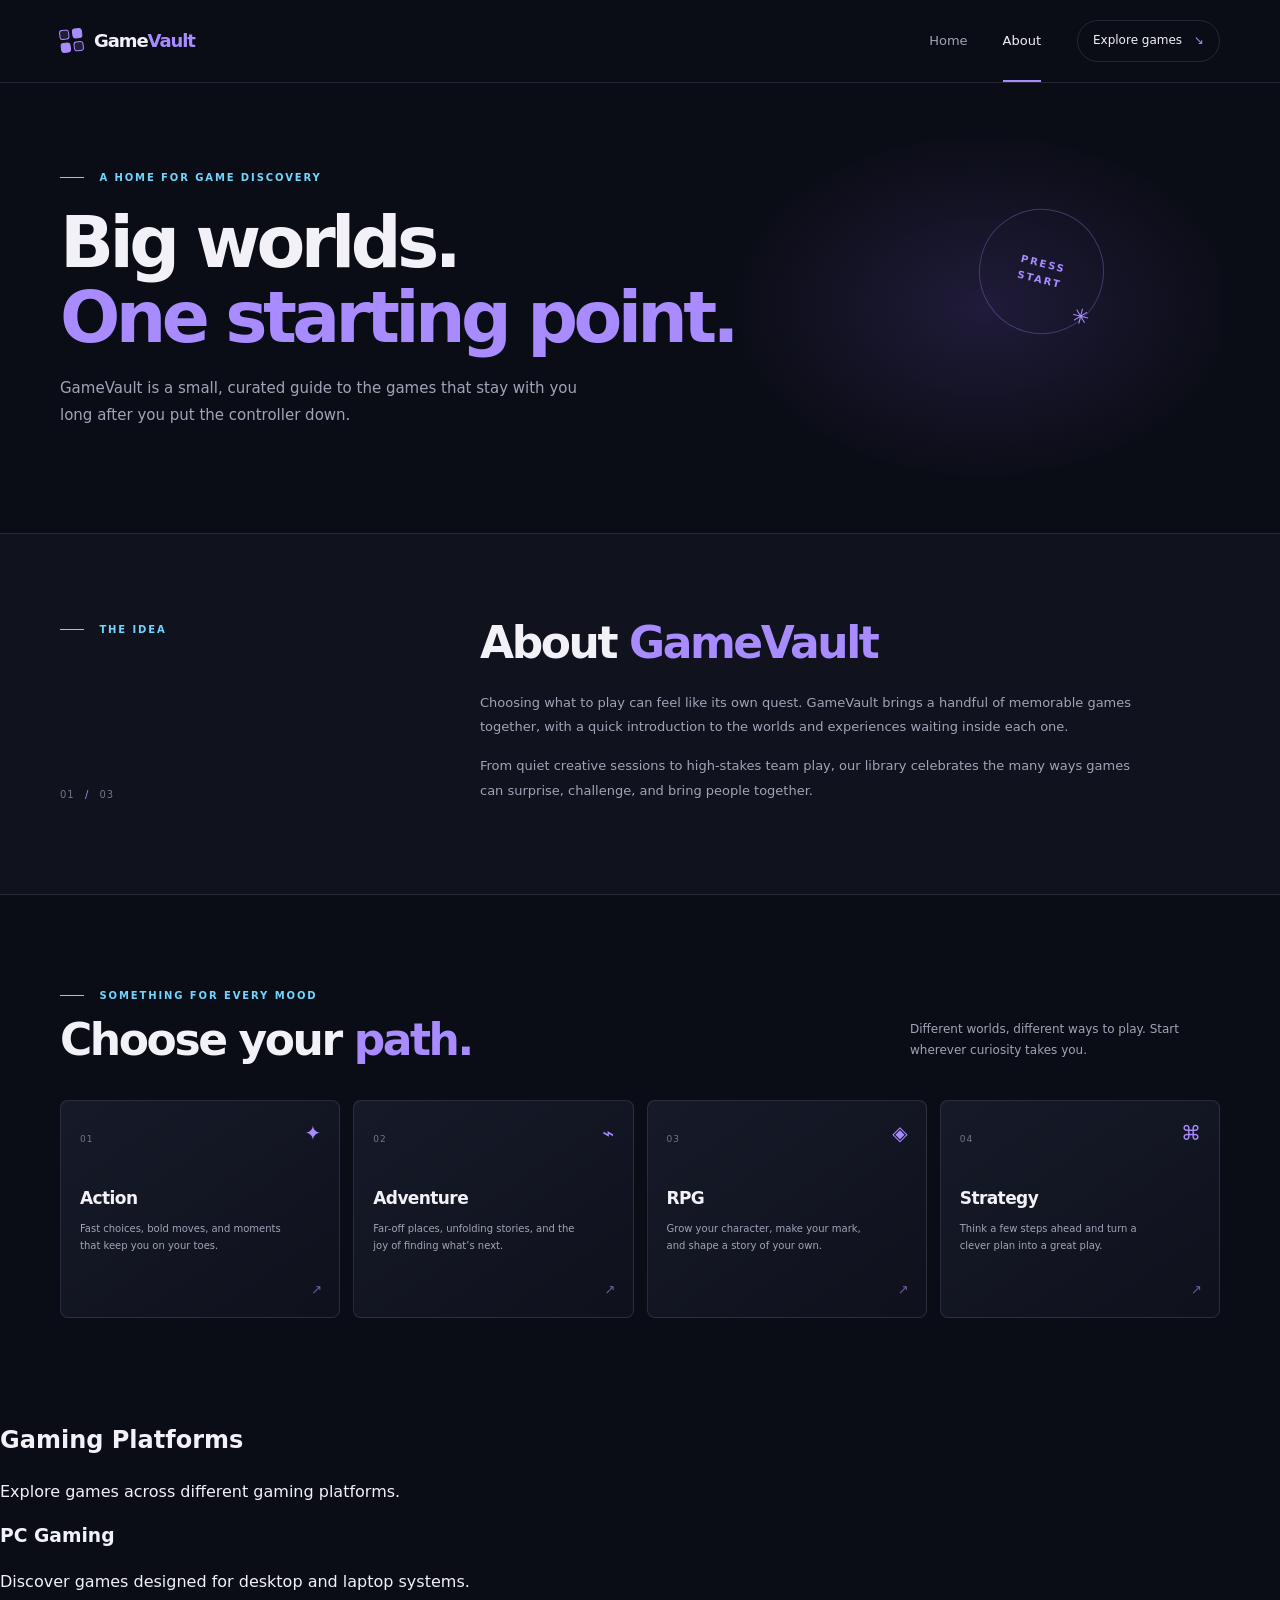
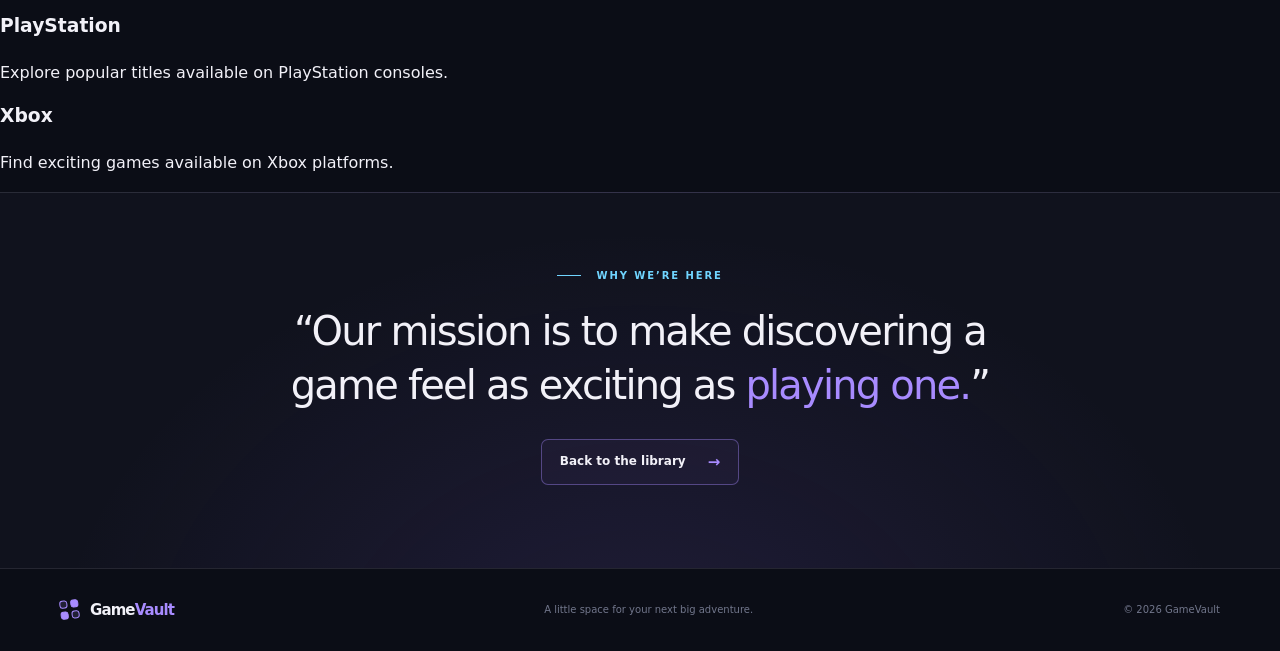
<file: about.html>
<!DOCTYPE html>
<html lang="en">
<head>
  <meta charset="UTF-8">
  <meta name="viewport" content="width=device-width, initial-scale=1.0">
  <meta name="description" content="Learn about GameVault, a welcoming starting point for discovering games and new worlds to explore.">
  <title>About — GameVault</title>
  <link rel="stylesheet" href="style.css">
</head>
<body>
  <!-- Shared site header -->
  <header class="site-header">
    <div class="container header-inner">
      <a class="brand" href="index.html" aria-label="GameVault home">
        <span class="brand-mark" aria-hidden="true"><span></span><span></span><span></span><span></span></span>
        <span>Game<span class="brand-accent">Vault</span></span>
      </a>
      <nav class="main-nav" aria-label="Main navigation">
        <a class="nav-link" href="index.html">Home</a>
        <a class="nav-link is-active" href="about.html" aria-current="page">About</a>
      </nav>
      <a class="header-cta" href="index.html#library">Explore games <span aria-hidden="true">↘</span></a>
    </div>
  </header>

  <main>
    <section class="about-hero container">
      <p class="eyebrow"><span class="eyebrow-line"></span> A HOME FOR GAME DISCOVERY</p>
      <h1>Big worlds.<br><span>One starting point.</span></h1>
      <p class="about-lead">GameVault is a small, curated guide to the games that stay with you long after you put the controller down.</p>
      <div class="about-stamp" aria-hidden="true"><span>PRESS<br>START</span><b>✳</b></div>
    </section>

    <section class="about-story">
      <div class="container story-grid">
        <div class="story-side"><p class="eyebrow"><span class="eyebrow-line"></span> THE IDEA</p><span class="story-index">01 <i>/</i> 03</span></div>
        <div class="story-main">
          <h2>About <span>GameVault</span></h2>
          <p>Choosing what to play can feel like its own quest. GameVault brings a handful of memorable games together, with a quick introduction to the worlds and experiences waiting inside each one.</p>
          <p>From quiet creative sessions to high-stakes team play, our library celebrates the many ways games can surprise, challenge, and bring people together.</p>
        </div>
      </div>
    </section>

    <section class="categories-section container">
      <div class="section-heading">
        <div><p class="eyebrow"><span class="eyebrow-line"></span> SOMETHING FOR EVERY MOOD</p><h2>Choose your <span>path.</span></h2></div>
        <p class="section-intro">Different worlds, different ways to play. Start wherever curiosity takes you.</p>
      </div>
      <div class="category-grid">
        <article class="category-card"><span class="category-number">01</span><span class="category-icon" aria-hidden="true">✦</span><h3>Action</h3><p>Fast choices, bold moves, and moments that keep you on your toes.</p><span class="category-arrow" aria-hidden="true">↗</span></article>
        <article class="category-card"><span class="category-number">02</span><span class="category-icon" aria-hidden="true">⌁</span><h3>Adventure</h3><p>Far-off places, unfolding stories, and the joy of finding what’s next.</p><span class="category-arrow" aria-hidden="true">↗</span></article>
        <article class="category-card"><span class="category-number">03</span><span class="category-icon" aria-hidden="true">◈</span><h3>RPG</h3><p>Grow your character, make your mark, and shape a story of your own.</p><span class="category-arrow" aria-hidden="true">↗</span></article>
        <article class="category-card"><span class="category-number">04</span><span class="category-icon" aria-hidden="true">⌘</span><h3>Strategy</h3><p>Think a few steps ahead and turn a clever plan into a great play.</p><span class="category-arrow" aria-hidden="true">↗</span></article>
      </div>
    </section>

    <section class="platforms">
      <h2>Gaming Platforms</h2>
      <p>Explore games across different gaming platforms.</p>

      <div class="platform-list">
        <div class="platform-item">
          <h3>PC Gaming</h3>
          <p>Discover games designed for desktop and laptop systems.</p>
        </div>

        <div class="platform-item">
          <h3>PlayStation</h3>
          <p>Explore popular titles available on PlayStation consoles.</p>
        </div>

        <div class="platform-item">
          <h3>Xbox</h3>
          <p>Find exciting games available on Xbox platforms.</p>
        </div>
      </div>
    </section>
    <section class="mission-section">
      <div class="container mission-inner">
        <p class="eyebrow"><span class="eyebrow-line"></span> WHY WE’RE HERE</p>
        <p class="mission-quote">“Our mission is to make discovering a game feel as exciting as <span>playing one.</span>”</p>
        <a class="button button-outline" href="index.html">Back to the library <span aria-hidden="true">→</span></a>
      </div>
    </section>
  </main>

  <!-- Shared site footer -->
  <footer class="site-footer">
    <div class="container footer-inner">
      <a class="brand footer-brand" href="index.html"><span class="brand-mark" aria-hidden="true"><span></span><span></span><span></span><span></span></span><span>Game<span class="brand-accent">Vault</span></span></a>
      <p>A little space for your next big adventure.</p>
      <span class="footer-copy">© 2026 GameVault</span>
    </div>
  </footer>
</body>
</html>
</file>
<file: style.css>
/* GameVault shared styles: a dark, atmospheric palette with bright violet details. */
:root {
  color-scheme: dark;
  --bg: #0b0d16;
  --surface: #111421;
  --surface-2: #151928;
  --text: #f2f1f8;
  --muted: #a1a4b7;
  --soft: #71768b;
  --line: rgba(221, 222, 244, .12);
  --purple: #a88bff;
  --blue: #70d5ff;
  --container: 1160px;
}

* { box-sizing: border-box; }
html { scroll-behavior: smooth; }
body {
  margin: 0;
  background: var(--bg);
  color: var(--text);
  font-family: Inter, ui-sans-serif, system-ui, -apple-system, BlinkMacSystemFont, "Segoe UI", sans-serif;
  line-height: 1.6;
  -webkit-font-smoothing: antialiased;
}
a { color: inherit; text-decoration: none; }
img { display: block; width: 100%; }
.container { width: min(var(--container), calc(100% - 64px)); margin-inline: auto; }

.site-header { position: relative; z-index: 5; border-bottom: 1px solid var(--line); }
.header-inner { min-height: 82px; display: flex; align-items: center; justify-content: space-between; gap: 36px; }
.brand { display: inline-flex; align-items: center; gap: 11px; font-size: 18px; font-weight: 750; letter-spacing: -.06em; white-space: nowrap; }
.brand-accent { color: var(--purple); }
.brand-mark { width: 23px; height: 23px; display: grid; grid-template-columns: repeat(2, 1fr); gap: 3px; transform: rotate(-7deg); }
.brand-mark span { border: 1px solid var(--purple); border-radius: 3px; background: rgba(168,139,255,.14); }
.brand-mark span:nth-child(2), .brand-mark span:nth-child(3) { background: var(--purple); }
.main-nav { display: flex; align-items: center; gap: 35px; margin-left: auto; }
.nav-link { color: var(--muted); font-size: 13px; transition: color .2s ease; }
.nav-link:hover, .nav-link.is-active { color: var(--text); }
.nav-link.is-active { position: relative; }
.nav-link.is-active::after { position: absolute; content: ""; height: 2px; background: var(--purple); left: 0; right: 0; bottom: -31px; }
.header-cta { color: var(--text); border: 1px solid var(--line); border-radius: 999px; padding: 10px 15px; font-size: 12px; transition: border-color .2s, background .2s; }
.header-cta span { color: var(--purple); padding-left: 8px; }
.header-cta:hover { border-color: var(--purple); background: rgba(168,139,255,.08); }

.hero { min-height: 590px; position: relative; display: grid; grid-template-columns: 1fr .92fr; align-items: center; gap: 48px; padding-top: 34px; padding-bottom: 82px; }
.hero-copy { position: relative; z-index: 2; padding-top: 4px; }
.eyebrow { margin: 0 0 20px; color: var(--blue); font-size: 10px; font-weight: 700; letter-spacing: .19em; line-height: 1.4; }
.eyebrow-line { display: inline-block; width: 24px; height: 1px; margin: 0 10px 3px 0; background: currentColor; }
h1, h2, h3, p { margin-top: 0; }
.hero h1, .about-hero h1 { margin-bottom: 21px; font-size: clamp(43px, 6vw, 71px); font-weight: 650; line-height: 1.06; letter-spacing: -.065em; }
.hero h1 span, .about-hero h1 span { color: var(--purple); }
.hero-description { max-width: 440px; margin-bottom: 27px; color: var(--muted); font-size: 15px; line-height: 1.8; }
.hero-actions { display: flex; align-items: center; gap: 26px; flex-wrap: wrap; }
.button { min-height: 46px; display: inline-flex; align-items: center; justify-content: center; gap: 22px; padding: 0 18px; border-radius: 7px; font-size: 12px; font-weight: 650; transition: transform .2s ease, background .2s ease, border-color .2s ease; }
.button:hover { transform: translateY(-2px); }
.button-primary { color: #10101a; background: var(--purple); }
.button-primary:hover { background: #bca8ff; }
.button-primary span { font-size: 16px; }
.text-link { color: var(--muted); font-size: 12px; transition: color .2s; }
.text-link span { margin-left: 5px; color: var(--purple); }
.text-link:hover { color: var(--text); }
.hero-note { margin-top: 34px; color: var(--soft); font-size: 11px; }
.status-dot { display: inline-block; width: 7px; height: 7px; margin: 0 8px 1px 0; border-radius: 50%; background: #8fddae; box-shadow: 0 0 12px rgba(143,221,174,.6); }

/* CSS illustration gives the hero its atmosphere without a remote asset. */
.hero-art { position: relative; height: 405px; overflow: hidden; isolation: isolate; border: 1px solid rgba(202,194,255,.17); border-radius: 8px; background: radial-gradient(ellipse at 58% 54%, #46386f 0, #282540 29%, #17182b 58%, #111521 100%); box-shadow: 0 28px 80px rgba(0,0,0,.3); }
.hero-art::before { position: absolute; z-index: -1; inset: 0; content: ""; opacity: .32; background-image: radial-gradient(#d8d3ff 1px, transparent 1px); background-size: 47px 43px; mask-image: linear-gradient(to bottom, #000, transparent 80%); }
.hero-orbit { position: absolute; border: 1px solid rgba(210,196,255,.17); border-radius: 50%; transform: rotate(-22deg); }
.orbit-one { width: 590px; height: 190px; top: 86px; left: -46px; }
.orbit-two { width: 490px; height: 135px; top: 107px; left: 4px; transform: rotate(13deg); }
.hero-moon { position: absolute; width: 125px; height: 125px; top: 75px; right: 78px; border-radius: 50%; background: linear-gradient(145deg,#f5dcff,#bea7ff 60%,#8274d5); box-shadow: 0 0 65px rgba(188,164,255,.4); }
.hero-moon::after { content: ""; position: absolute; width: 28px; height: 28px; top: 29px; left: 28px; border-radius: 50%; background: rgba(135,111,204,.19); box-shadow: 34px 20px 0 -6px rgba(135,111,204,.18), 49px -14px 0 -10px rgba(135,111,204,.22); }
.hero-mountain { position: absolute; bottom: 0; width: 0; height: 0; }
.mountain-back { left: -10%; border-left: 240px solid transparent; border-right: 255px solid transparent; border-bottom: 185px solid #292942; filter: drop-shadow(140px 37px 0 #24243b); }
.mountain-front { left: 25%; border-left: 185px solid transparent; border-right: 205px solid transparent; border-bottom: 137px solid #171b2a; filter: drop-shadow(165px 20px 0 #131725); }
.hero-glow { position: absolute; bottom: -90px; left: 8%; width: 80%; height: 150px; border-radius: 50%; background: rgba(132,102,226,.35); filter: blur(55px); }
.hero-art-caption { position: absolute; right: 20px; bottom: 17px; left: 20px; display: flex; justify-content: space-between; color: rgba(236,232,255,.67); font-size: 9px; letter-spacing: .08em; text-transform: uppercase; }
.hero-art-label { position: absolute; top: 25px; left: 24px; display: flex; align-items: center; gap: 9px; color: rgba(247,244,255,.78); font-size: 8px; letter-spacing: .16em; line-height: 1.5; }
.hero-art-label strong { color: white; font-size: 11px; }
.label-icon { color: var(--blue); font-size: 18px; }
.hero-scroll { position: absolute; bottom: 25px; left: 0; display: flex; align-items: center; gap: 11px; color: var(--soft); font-size: 8px; letter-spacing: .18em; }
.hero-scroll span { width: 30px; height: 1px; background: var(--purple); }

.library-section { padding: 92px 0 106px; background: linear-gradient(180deg, #0e101a 0%, #0c0e17 100%); border-top: 1px solid rgba(255,255,255,.035); }
.section-heading { display: flex; align-items: end; justify-content: space-between; gap: 30px; margin-bottom: 34px; }
.section-heading .eyebrow { margin-bottom: 12px; }
.section-heading h2, .story-main h2 { margin: 0; font-size: clamp(31px, 4vw, 44px); font-weight: 600; letter-spacing: -.055em; line-height: 1.15; }
.section-heading h2 span, .story-main h2 span { color: var(--purple); }
.section-intro { max-width: 310px; margin: 0 0 4px; color: var(--muted); font-size: 12px; line-height: 1.8; }
.game-grid { display: grid; grid-template-columns: repeat(3, 1fr); gap: 30px 20px; }
.game-card { min-width: 0; }
.game-art { position: relative; display: block; overflow: hidden; aspect-ratio: 1.62 / 1; border: 1px solid rgba(255,255,255,.08); border-radius: 8px; background: var(--surface-2); isolation: isolate; }
.game-art picture { position: absolute; z-index: 0; inset: 0; display: block; }
.game-art object { position: absolute; z-index: 0; inset: 0; width: 100%; height: 100%; border: 0; object-fit: cover; transition: transform .45s cubic-bezier(.2,.7,.2,1), filter .3s; }
.game-art img { position: absolute; inset: 0; width: 100%; height: 100%; object-fit: cover; transition: transform .45s cubic-bezier(.2,.7,.2,1), filter .3s; }
.game-art::after { position: absolute; z-index: 1; inset: 0; content: ""; background: linear-gradient(180deg, rgba(7,8,13,.12), transparent 40%, rgba(7,8,13,.24)); pointer-events: none; }
.game-card:hover .game-art img { transform: scale(1.045); filter: saturate(1.12); }
.game-card:hover .game-art object { transform: scale(1.045); filter: saturate(1.12); }
.art-number, .art-open { position: absolute; z-index: 2; top: 12px; display: grid; place-items: center; height: 27px; border: 1px solid rgba(255,255,255,.27); border-radius: 999px; background: rgba(10,11,20,.35); backdrop-filter: blur(10px); }
.art-number { left: 12px; padding: 0 9px; color: rgba(255,255,255,.85); font-size: 9px; letter-spacing: .08em; }
.art-open { right: 12px; width: 27px; color: white; font-size: 12px; opacity: 0; transform: translateY(4px); transition: opacity .2s, transform .2s; }
.game-card:hover .art-open { opacity: 1; transform: translateY(0); }
.game-info { display: flex; justify-content: space-between; align-items: start; gap: 12px; padding: 15px 2px 0; }
.game-info h3 { margin: 0 0 3px; font-size: 14px; font-weight: 620; letter-spacing: -.025em; }
.game-info p { margin: 0; color: var(--soft); font-size: 10px; }
.image-credit { display: inline-block; margin-top: 5px; color: var(--soft); font-size: 8px; transition: color .2s; }
.image-credit:hover { color: var(--purple); }
.genre { flex: none; margin-top: 1px; padding: 4px 8px; border: 1px solid rgba(168,139,255,.25); border-radius: 999px; color: #c3b3ff; font-size: 9px; line-height: 1.4; }

.closing-banner { min-height: 260px; display: flex; justify-content: space-between; align-items: center; margin-top: 5px; margin-bottom: 45px; padding: 35px 55px; border: 1px solid rgba(168,139,255,.2); border-radius: 10px; background: radial-gradient(ellipse at 80% 70%, rgba(111,81,191,.2), transparent 44%), #111321; }
.closing-banner .eyebrow { margin-bottom: 14px; }
.closing-banner h2 { margin: 0; font-size: clamp(28px, 4vw, 42px); font-weight: 550; line-height: 1.17; letter-spacing: -.06em; }
.closing-banner h2 span { color: var(--purple); }
.round-link { width: 54px; height: 54px; display: grid; place-items: center; border: 1px solid rgba(198,180,255,.4); border-radius: 50%; color: var(--purple); font-size: 20px; transition: color .2s, background .2s, transform .2s; }
.round-link:hover { color: #111; background: var(--purple); transform: rotate(45deg); }

.about-hero { min-height: 450px; position: relative; display: flex; flex-direction: column; justify-content: center; padding-top: 45px; padding-bottom: 60px; overflow: hidden; }
.about-hero::after { position: absolute; z-index: -1; content: ""; width: 520px; height: 360px; top: 43px; right: -2%; background: radial-gradient(ellipse, rgba(119,87,210,.19), transparent 68%); }
.about-hero h1 { margin-bottom: 19px; }
.about-lead { max-width: 535px; margin: 0; color: var(--muted); font-size: 15px; line-height: 1.85; }
.about-stamp { position: absolute; right: 10%; top: 126px; width: 125px; height: 125px; display: grid; place-items: center; border: 1px solid rgba(168,139,255,.3); border-radius: 50%; color: var(--purple); transform: rotate(14deg); }
.about-stamp span { font-size: 10px; font-weight: 700; letter-spacing: .2em; line-height: 1.55; text-align: center; }
.about-stamp b { position: absolute; right: 4px; bottom: 9px; font-size: 21px; font-weight: 400; }
.about-story { padding: 84px 0 91px; border-top: 1px solid var(--line); border-bottom: 1px solid var(--line); background: #10121d; }
.story-grid { display: grid; grid-template-columns: 1fr 2fr; gap: 50px; }
.story-side { display: flex; flex-direction: column; justify-content: space-between; align-items: start; }
.story-side .eyebrow { margin: 5px 0 0; }
.story-index { color: var(--soft); font-size: 10px; letter-spacing: .1em; }
.story-index i { padding: 0 6px; color: var(--purple); font-style: normal; }
.story-main { max-width: 660px; }
.story-main h2 { margin-bottom: 22px; }
.story-main p { margin-bottom: 14px; color: var(--muted); font-size: 13px; line-height: 1.9; }
.story-main p:last-child { margin-bottom: 0; }
.categories-section { padding-top: 94px; padding-bottom: 103px; }
.category-grid { display: grid; grid-template-columns: repeat(4, 1fr); gap: 13px; }
.category-card { position: relative; min-height: 218px; padding: 23px 19px 19px; overflow: hidden; border: 1px solid var(--line); border-radius: 8px; background: linear-gradient(145deg, rgba(24,27,43,.92), rgba(16,18,29,.92)); transition: transform .25s, border-color .25s, background .25s; }
.category-card:hover { transform: translateY(-4px); border-color: rgba(168,139,255,.4); background: #171929; }
.category-number { color: var(--soft); font-size: 9px; letter-spacing: .12em; }
.category-icon { position: absolute; top: 16px; right: 18px; color: var(--purple); font-size: 20px; }
.category-card h3 { margin: 35px 0 8px; font-size: 17px; font-weight: 600; letter-spacing: -.035em; }
.category-card p { max-width: 210px; margin: 0; color: var(--muted); font-size: 10px; line-height: 1.75; }
.category-arrow { position: absolute; right: 17px; bottom: 16px; color: rgba(168,139,255,.6); font-size: 13px; }
.mission-section { padding: 76px 0 83px; border-top: 1px solid var(--line); background: radial-gradient(ellipse at 50% 130%, rgba(104,76,182,.18), transparent 65%), #10121d; text-align: center; }
.mission-section .eyebrow { margin-bottom: 21px; }
.mission-quote { max-width: 760px; margin: 0 auto 27px; font-size: clamp(24px, 4vw, 40px); font-weight: 520; line-height: 1.35; letter-spacing: -.045em; }
.mission-quote span { color: var(--purple); }
.button-outline { border: 1px solid rgba(168,139,255,.4); color: var(--text); background: rgba(168,139,255,.04); }
.button-outline span { color: var(--purple); font-size: 15px; }
.button-outline:hover { border-color: var(--purple); background: rgba(168,139,255,.1); }

.site-footer { border-top: 1px solid var(--line); }
.footer-inner { min-height: 82px; display: flex; align-items: center; justify-content: space-between; gap: 20px; }
.footer-brand { font-size: 15px; }
.footer-brand .brand-mark { width: 19px; height: 19px; }
.footer-inner p, .footer-copy { margin: 0; color: var(--soft); font-size: 10px; }

@media (max-width: 800px) {
  .container { width: min(var(--container), calc(100% - 44px)); }
  .hero { min-height: 0; grid-template-columns: 1fr 0.85fr; gap: 25px; padding-top: 65px; padding-bottom: 75px; }
  .hero-art { height: 330px; }
  .hero h1 { font-size: clamp(40px, 7vw, 58px); }
  .hero-description { font-size: 13px; }
  .hero-scroll { bottom: 24px; }
  .game-grid { grid-template-columns: repeat(2, 1fr); gap: 27px 17px; }
  .category-grid { grid-template-columns: repeat(2, 1fr); }
  .category-card { min-height: 190px; }
  .about-stamp { right: 4%; opacity: .75; }
}
@media (max-width: 560px) {
  .container { width: calc(100% - 36px); }
  .header-inner { min-height: 70px; gap: 12px; }
  .brand { gap: 8px; font-size: 16px; }
  .brand-mark { width: 20px; height: 20px; }
  .main-nav { gap: 17px; margin-left: auto; }
  .nav-link { font-size: 11px; }
  .nav-link.is-active::after { bottom: -27px; }
  .header-cta { display: none; }
  .hero { display: flex; flex-direction: column; align-items: stretch; gap: 34px; padding-top: 55px; padding-bottom: 64px; }
  .hero h1, .about-hero h1 { font-size: clamp(43px, 12vw, 60px); }
  .hero-description { max-width: 390px; }
  .hero-art { height: min(74vw, 330px); min-height: 230px; }
  .hero-moon { width: 95px; height: 95px; right: 16%; }
  .mountain-back { border-left-width: 185px; border-right-width: 205px; border-bottom-width: 155px; }
  .mountain-front { border-left-width: 145px; border-right-width: 160px; border-bottom-width: 112px; }
  .hero-scroll { display: none; }
  .library-section { padding: 68px 0 76px; }
  .section-heading { display: block; margin-bottom: 25px; }
  .section-intro { margin-top: 13px; }
  .section-heading h2 { font-size: 34px; }
  .game-grid { grid-template-columns: 1fr; gap: 24px; }
  .game-art { aspect-ratio: 1.58 / 1; }
  .art-open { opacity: 1; transform: none; }
  .game-info h3 { font-size: 14px; }
  .closing-banner { min-height: 210px; margin-bottom: 28px; padding: 27px 23px; }
  .closing-banner h2 { font-size: 31px; }
  .round-link { width: 45px; height: 45px; flex: none; margin-left: 12px; }
  .about-hero { min-height: 390px; padding-top: 55px; padding-bottom: 55px; }
  .about-stamp { width: 82px; height: 82px; top: auto; right: 7px; bottom: 39px; opacity: .55; }
  .about-stamp span { font-size: 7px; }
  .about-stamp b { right: 0; bottom: 4px; font-size: 15px; }
  .about-lead { max-width: calc(100% - 30px); font-size: 13px; }
  .about-story { padding: 63px 0; }
  .story-grid { display: block; }
  .story-side { flex-direction: row; align-items: center; margin-bottom: 27px; }
  .story-index { margin-top: 5px; }
  .story-main h2 { font-size: 34px; }
  .categories-section { padding-top: 67px; padding-bottom: 72px; }
  .category-grid { gap: 10px; }
  .category-card { min-height: 190px; padding: 18px 14px; }
  .category-card h3 { margin-top: 35px; font-size: 16px; }
  .category-card p { font-size: 9px; }
  .mission-section { padding: 62px 0 69px; }
  .mission-quote { font-size: 27px; }
  .footer-inner { min-height: 100px; flex-wrap: wrap; justify-content: space-between; padding-top: 20px; padding-bottom: 20px; }
  .footer-inner p { order: 3; flex-basis: 100%; }
  .footer-copy { font-size: 9px; }
}

@media (prefers-reduced-motion: reduce) {
  *, *::before, *::after { scroll-behavior: auto !important; transition-duration: .01ms !important; animation-duration: .01ms !important; }
}
</file>
